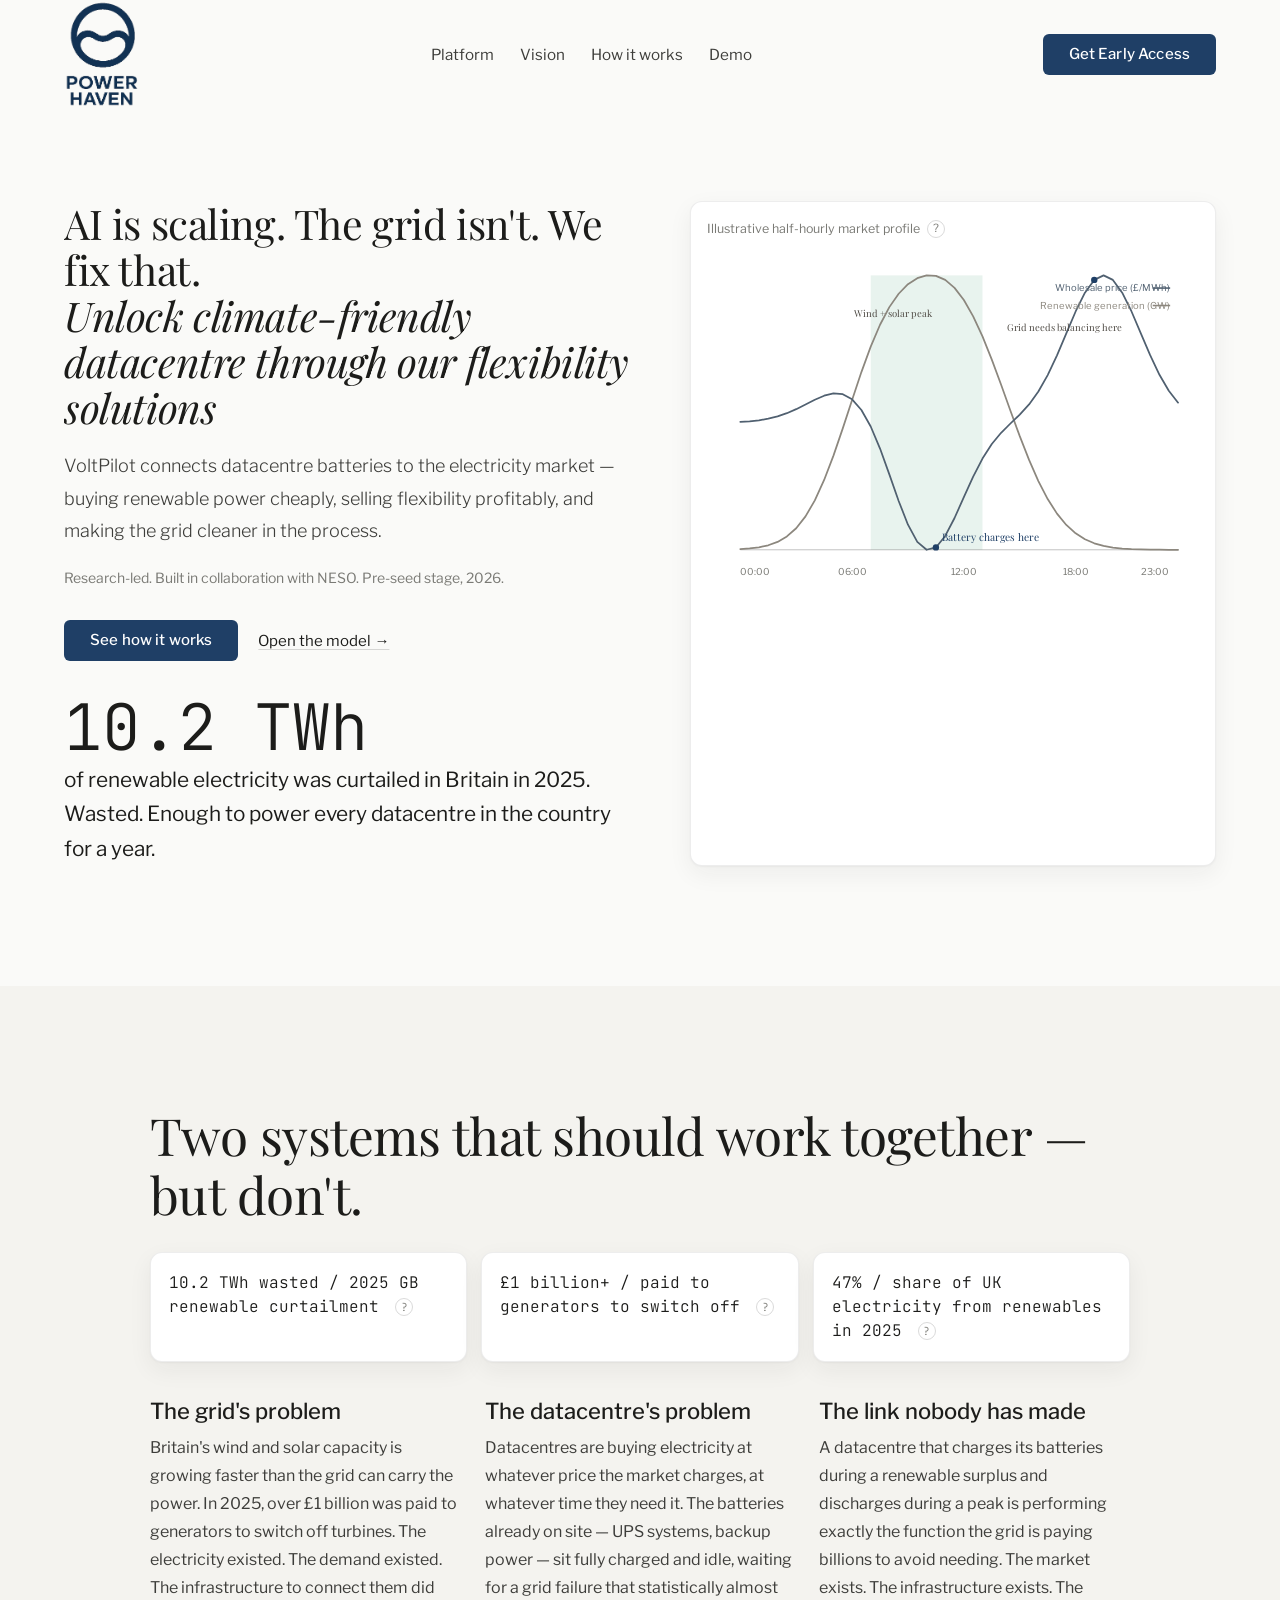
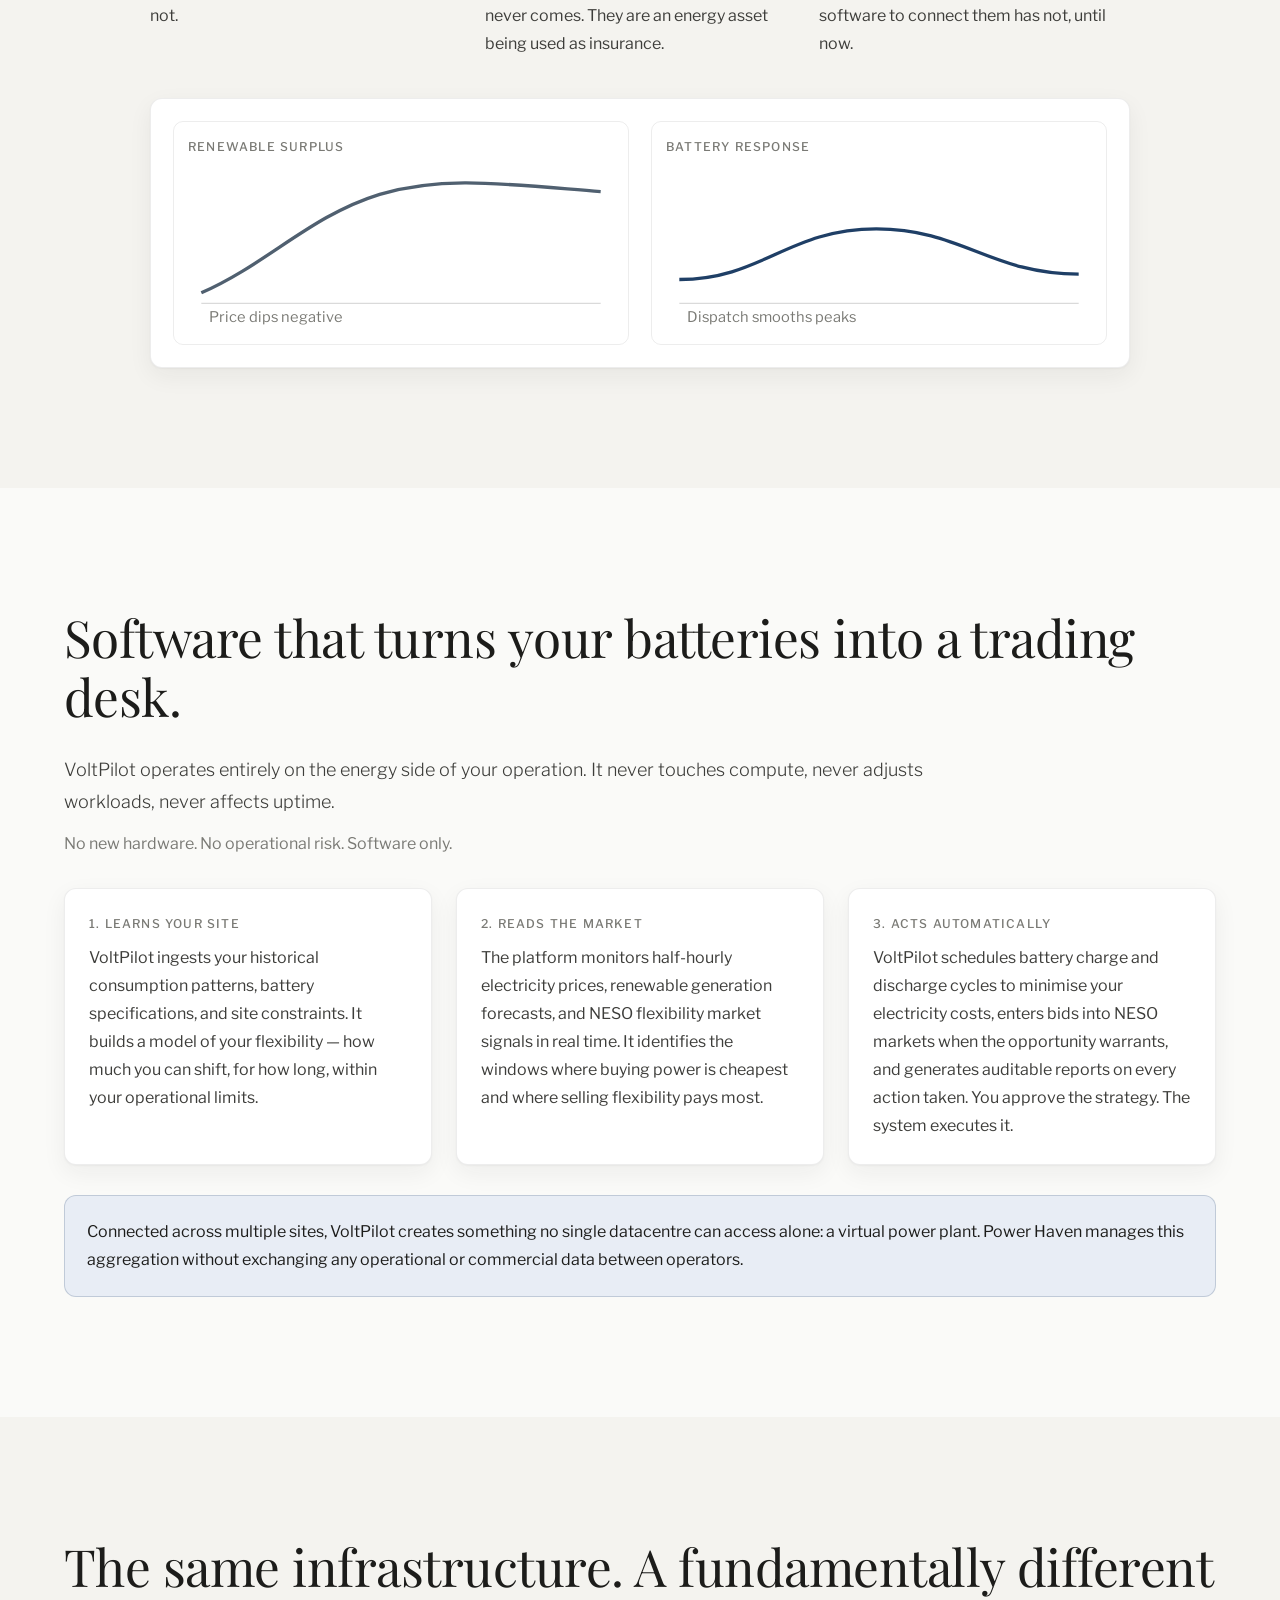
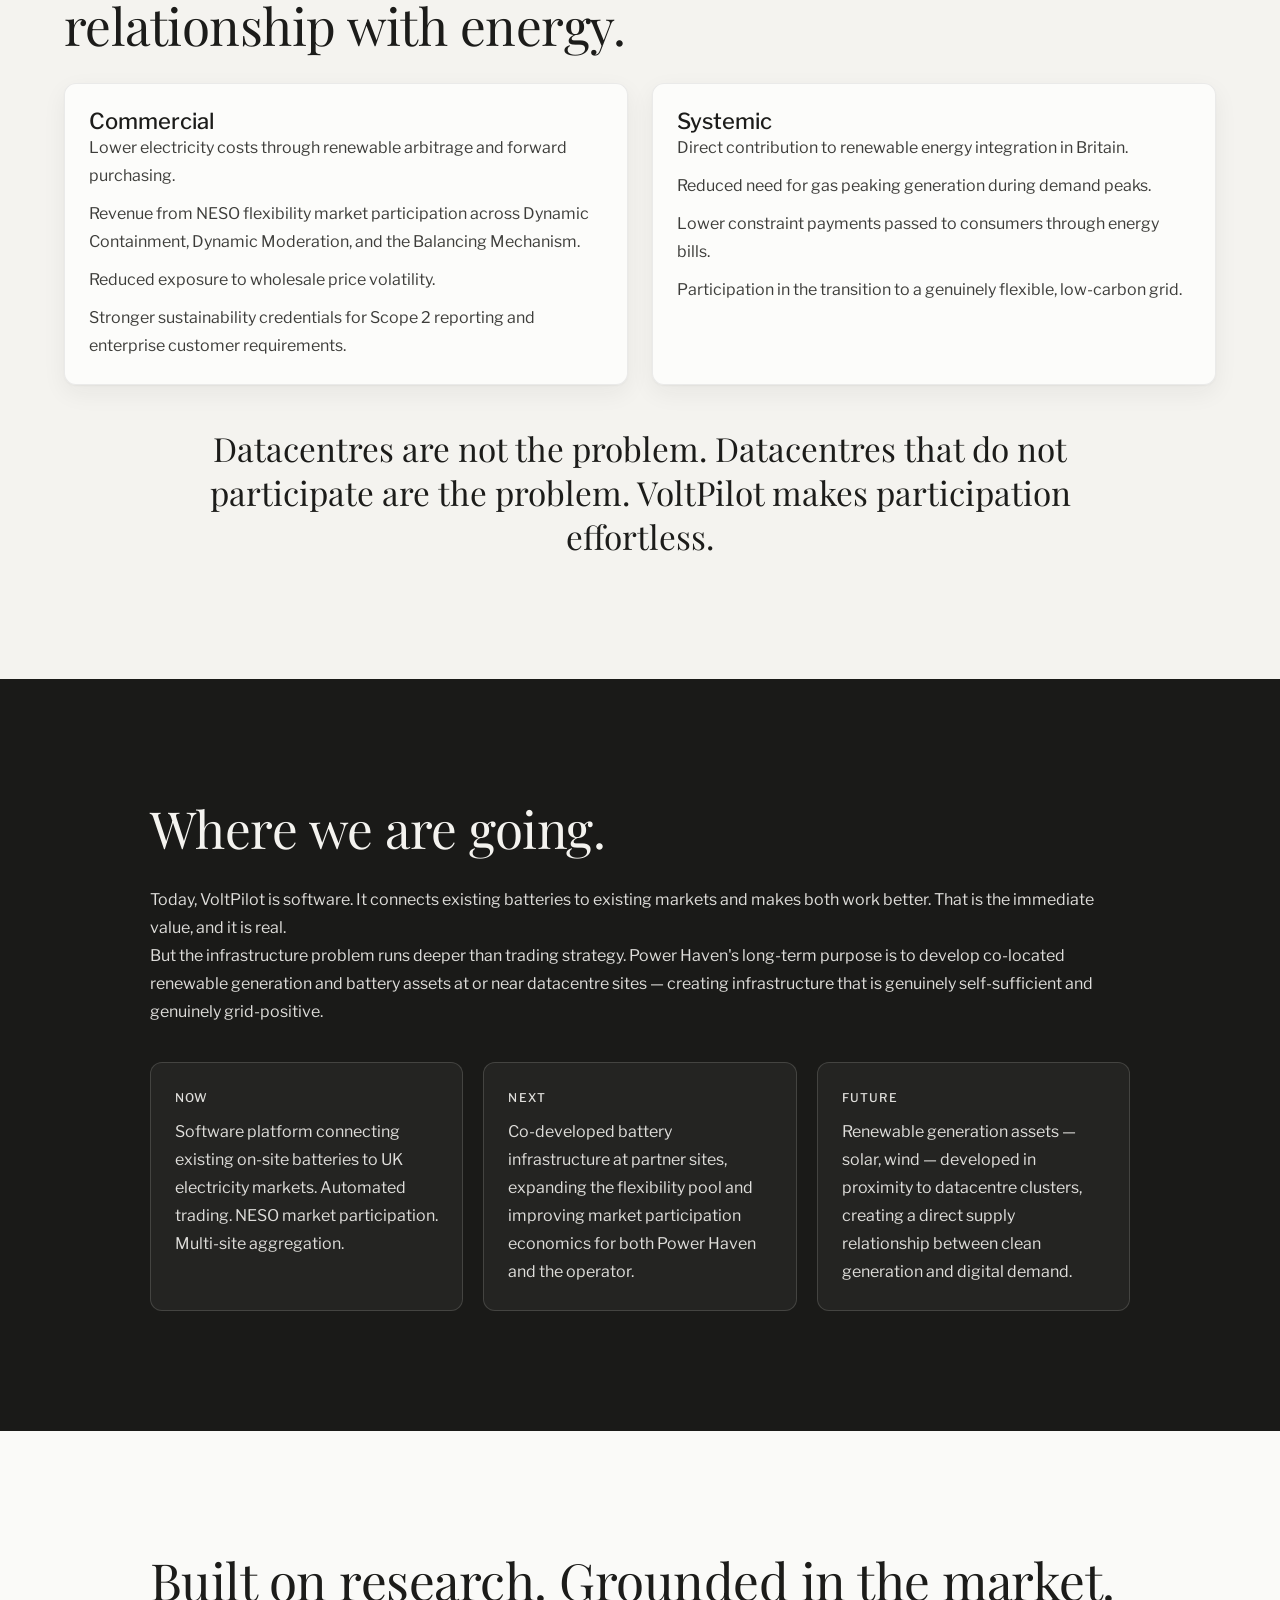
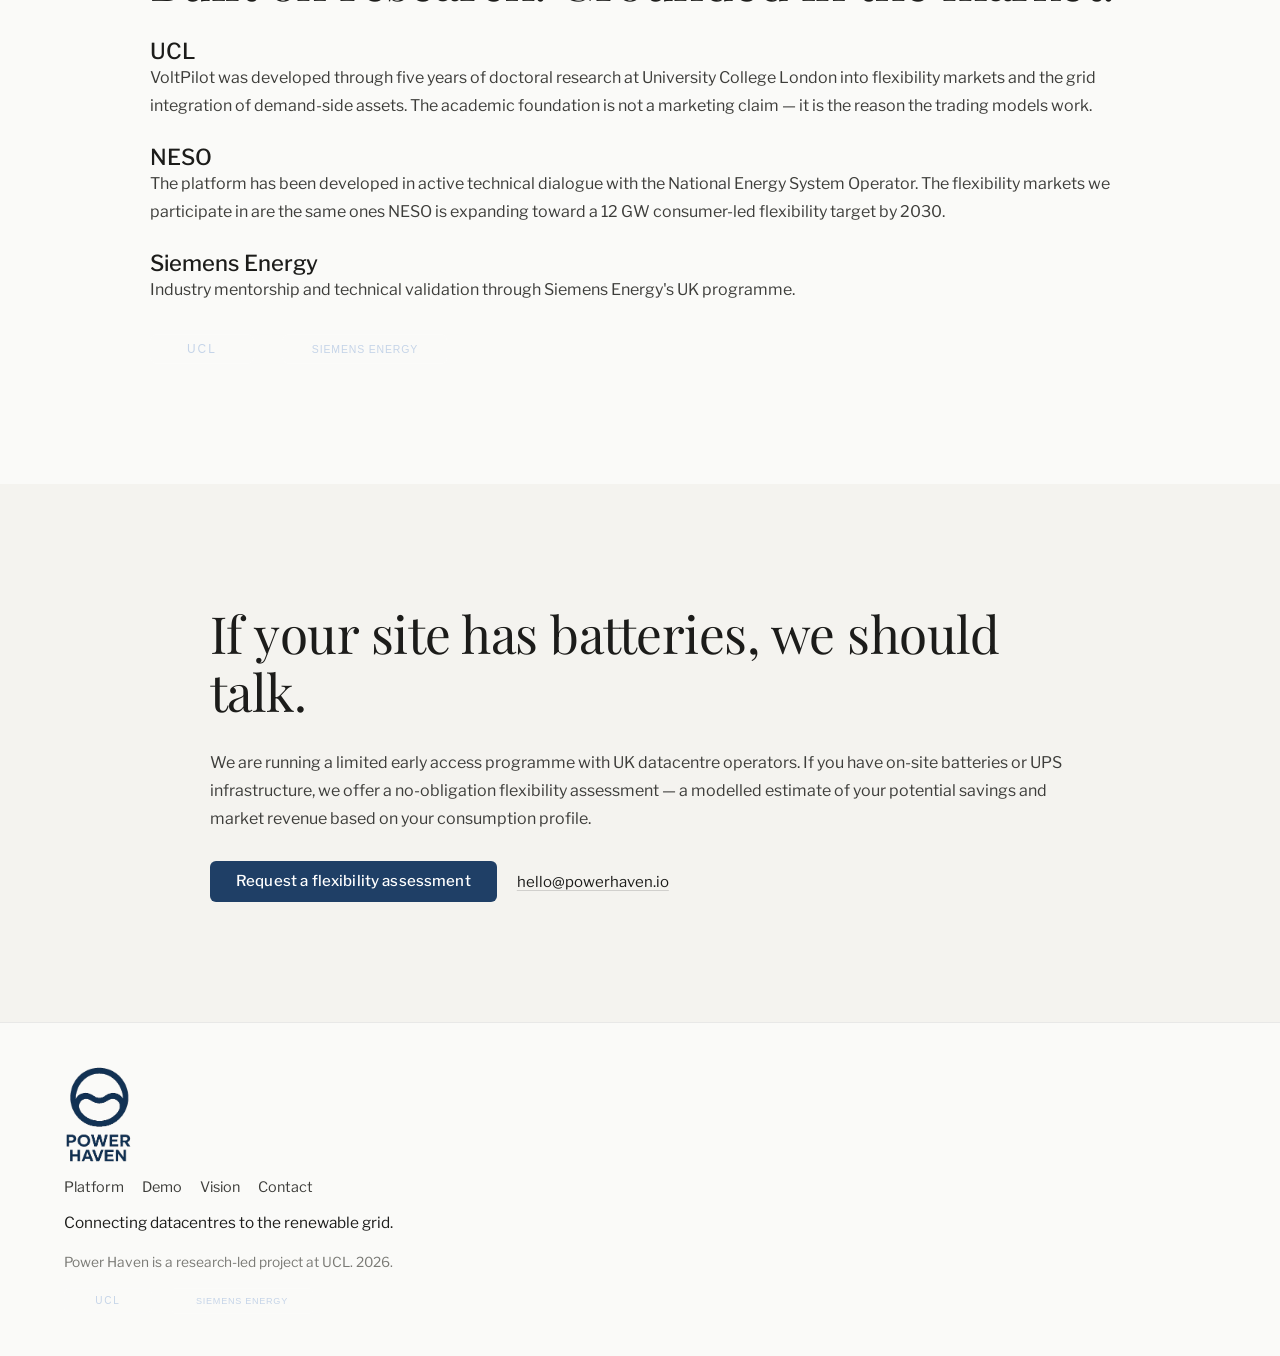
<file: index.html>
<!doctype html>
<html lang="en-GB">
  <head>
    <meta charset="UTF-8" />
    <meta name="viewport" content="width=device-width, initial-scale=1.0" />
    <meta
      name="description"
      content="Power Haven builds VoltPilot software that helps datacentres absorb renewable surplus power, trade flexibility, and support a cleaner UK grid."
    />
    <title>Power Haven | VoltPilot</title>
    <link rel="preconnect" href="https://fonts.googleapis.com" />
    <link rel="preconnect" href="https://fonts.gstatic.com" crossorigin />
    <link rel="stylesheet" href="css/tokens.css" />
    <link rel="stylesheet" href="css/base.css" />
    <link rel="stylesheet" href="css/layout.css" />
    <link rel="stylesheet" href="css/components.css" />
    <link rel="stylesheet" href="css/animations.css" />
  </head>
  <body>
    <header class="site-header" id="top">
      <div class="container nav-row">
        <a href="#top" class="brand" aria-label="Power Haven home">
          <img class="brand-logo" src="assets/powerhaven-logo-blue-final.png" alt="Power Haven" width="152" height="52" />
        </a>

        <button
          type="button"
          class="menu-toggle"
          aria-expanded="false"
          aria-controls="site-nav"
          data-menu-toggle
        >
          Menu
        </button>

        <nav id="site-nav" class="nav-links" aria-label="Primary navigation">
          <a href="#platform">Platform</a>
          <a href="#vision">Vision</a>
          <a href="#how-it-works">How it works</a>
          <a href="demo.html">Demo</a>
        </nav>

        <a href="#contact" class="btn-primary nav-cta">Get Early Access</a>
      </div>
    </header>

    <main>
      <section class="section hero" aria-labelledby="hero-title">
        <div class="container hero-grid">
          <div class="hero-copy" data-reveal>
            <h1 id="hero-title" class="hero-title">
              <span class="headline-line"><span class="headline-clip">AI is scaling. The grid isn't. We fix that.</span></span>
              <span class="headline-line headline-italic"><span class="headline-clip">Unlock climate-friendly datacentre through our flexibility solutions</span></span>
            </h1>
            <p class="hero-subhead">
              VoltPilot connects datacentre batteries to the electricity market — buying renewable power cheaply,
              selling flexibility profitably, and making the grid cleaner in the process.
            </p>
            <p class="hero-credential">Research-led. Built in collaboration with NESO. Pre-seed stage, 2026.</p>
            <div class="hero-actions">
              <a href="#how-it-works" class="btn-primary">See how it works</a>
              <a href="demo.html" class="btn-secondary">Open the model →</a>
            </div>
            <p class="hero-stat">
              <span>10.2 TWh</span> of renewable electricity was curtailed in Britain in 2025. Wasted. Enough to
              power every datacentre in the country for a year.
            </p>
          </div>

          <div class="hero-chart-wrap" data-reveal data-chart-reveal>
            <p class="chart-inline-note">
              Illustrative half-hourly market profile
              <span class="tooltip-wrap" tabindex="0">?
                <span class="tooltip-bubble">Chart is a modeled daily profile used to explain the dispatch logic, not a direct market feed screenshot.</span>
              </span>
            </p>
            <svg
              id="hero-market-chart"
              class="hero-chart"
              viewBox="0 0 620 430"
              role="img"
              aria-label="Half-hourly wholesale electricity price and renewable generation intensity over 24 hours with ideal battery charge and discharge windows"
            ></svg>
          </div>
        </div>
      </section>

      <section class="section section-alt" aria-labelledby="problem-title">
        <div class="container narrow">
          <h2 id="problem-title" class="section-title" data-reveal>Two systems that should work together — but don't.</h2>

          <div class="problem-stats" data-reveal data-stagger-group>
            <p>
              10.2 TWh wasted / 2025 GB renewable curtailment
              <span class="tooltip-wrap" tabindex="0">?
                <span class="tooltip-bubble">Defined as constrained renewable electricity that could not be delivered to demand.</span>
              </span>
            </p>
            <p>
              £1 billion+ / paid to generators to switch off
              <span class="tooltip-wrap" tabindex="0">?
                <span class="tooltip-bubble">Constraint payments are modeled as system balancing costs socialized through the market.</span>
              </span>
            </p>
            <p>
              47% / share of UK electricity from renewables in 2025
              <span class="tooltip-wrap" tabindex="0">?
                <span class="tooltip-bubble">Renewables share shown as annual percentage of total electricity generation mix.</span>
              </span>
            </p>
          </div>

          <div class="prose" data-reveal data-stagger-group>
            <article>
              <h3>The grid's problem</h3>
              <p>
                Britain's wind and solar capacity is growing faster than the grid can carry the power. In 2025, over
                £1 billion was paid to generators to switch off turbines. The electricity existed. The demand existed.
                The infrastructure to connect them did not.
              </p>
            </article>
            <article>
              <h3>The datacentre's problem</h3>
              <p>
                Datacentres are buying electricity at whatever price the market charges, at whatever time they need it.
                The batteries already on site — UPS systems, backup power — sit fully charged and idle, waiting for a
                grid failure that statistically almost never comes. They are an energy asset being used as insurance.
              </p>
            </article>
            <article>
              <h3>The link nobody has made</h3>
              <p>
                A datacentre that charges its batteries during a renewable surplus and discharges during a peak is
                performing exactly the function the grid is paying billions to avoid needing. The market exists. The
                infrastructure exists. The software to connect them has not, until now.
              </p>
            </article>
          </div>

          <div class="problem-diagram" data-reveal>
            <article>
              <p class="label">Renewable surplus</p>
              <svg viewBox="0 0 320 124" aria-hidden="true">
                <path d="M10 96 C60 74 92 38 144 22 C192 8 235 14 310 20" class="line line-one" />
                <line x1="10" y1="104" x2="310" y2="104" class="axis" />
                <text x="16" y="118">Price dips negative</text>
              </svg>
            </article>
            <article>
              <p class="label">Battery response</p>
              <svg viewBox="0 0 320 124" aria-hidden="true">
                <path d="M10 86 C72 86 92 48 158 48 C222 48 244 82 310 82" class="line line-two" />
                <line x1="10" y1="104" x2="310" y2="104" class="axis" />
                <text x="16" y="118">Dispatch smooths peaks</text>
              </svg>
            </article>
          </div>
        </div>
      </section>

      <section id="how-it-works" class="section" aria-labelledby="how-title">
        <div class="container">
          <h2 id="how-title" class="section-title" data-reveal>Software that turns your batteries into a trading desk.</h2>
          <p class="section-lead" data-reveal>
            VoltPilot operates entirely on the energy side of your operation. It never touches compute, never adjusts
            workloads, never affects uptime.
          </p>
          <p class="section-note" data-reveal>No new hardware. No operational risk. Software only.</p>

          <div class="three-col" data-reveal data-stagger-group>
            <article class="card">
              <p class="label">1. Learns your site</p>
              <p>
                VoltPilot ingests your historical consumption patterns, battery specifications, and site constraints. It
                builds a model of your flexibility — how much you can shift, for how long, within your operational
                limits.
              </p>
            </article>
            <article class="card">
              <p class="label">2. Reads the market</p>
              <p>
                The platform monitors half-hourly electricity prices, renewable generation forecasts, and NESO
                flexibility market signals in real time. It identifies the windows where buying power is cheapest and
                where selling flexibility pays most.
              </p>
            </article>
            <article class="card">
              <p class="label">3. Acts automatically</p>
              <p>
                VoltPilot schedules battery charge and discharge cycles to minimise your electricity costs, enters bids
                into NESO markets when the opportunity warrants, and generates auditable reports on every action taken.
                You approve the strategy. The system executes it.
              </p>
            </article>
          </div>

          <p class="network-note" data-reveal>
            Connected across multiple sites, VoltPilot creates something no single datacentre can access alone: a
            virtual power plant. Power Haven manages this aggregation without exchanging any operational or commercial
            data between operators.
          </p>
        </div>
      </section>

      <section id="platform" class="section section-alt" aria-labelledby="gain-title">
        <div class="container">
          <h2 id="gain-title" class="section-title" data-reveal>
            The same infrastructure. A fundamentally different relationship with energy.
          </h2>

          <div class="two-col" data-reveal data-stagger-group>
            <article class="card tone-light">
              <h3>Commercial</h3>
              <p>Lower electricity costs through renewable arbitrage and forward purchasing.</p>
              <p>Revenue from NESO flexibility market participation across Dynamic Containment, Dynamic Moderation, and the Balancing Mechanism.</p>
              <p>Reduced exposure to wholesale price volatility.</p>
              <p>Stronger sustainability credentials for Scope 2 reporting and enterprise customer requirements.</p>
            </article>
            <article class="card tone-light">
              <h3>Systemic</h3>
              <p>Direct contribution to renewable energy integration in Britain.</p>
              <p>Reduced need for gas peaking generation during demand peaks.</p>
              <p>Lower constraint payments passed to consumers through energy bills.</p>
              <p>Participation in the transition to a genuinely flexible, low-carbon grid.</p>
            </article>
          </div>

          <p class="mission-line" data-reveal>
            Datacentres are not the problem. Datacentres that do not participate are the problem. VoltPilot makes
            participation effortless.
          </p>
        </div>
      </section>

      <section id="vision" class="section section-dark" aria-labelledby="vision-title">
        <div class="container narrow">
          <h2 id="vision-title" class="section-title" data-reveal>Where we are going.</h2>
          <p data-reveal>
            Today, VoltPilot is software. It connects existing batteries to existing markets and makes both work
            better. That is the immediate value, and it is real.
          </p>
          <p data-reveal>
            But the infrastructure problem runs deeper than trading strategy. Power Haven's long-term purpose is to
            develop co-located renewable generation and battery assets at or near datacentre sites — creating
            infrastructure that is genuinely self-sufficient and genuinely grid-positive.
          </p>

          <div class="milestones" data-reveal data-stagger-group>
            <article class="card dark-card">
              <p class="label">Now</p>
              <p>
                Software platform connecting existing on-site batteries to UK electricity markets. Automated trading.
                NESO market participation. Multi-site aggregation.
              </p>
            </article>
            <article class="card dark-card">
              <p class="label">Next</p>
              <p>
                Co-developed battery infrastructure at partner sites, expanding the flexibility pool and improving
                market participation economics for both Power Haven and the operator.
              </p>
            </article>
            <article class="card dark-card">
              <p class="label">Future</p>
              <p>
                Renewable generation assets — solar, wind — developed in proximity to datacentre clusters, creating a
                direct supply relationship between clean generation and digital demand.
              </p>
            </article>
          </div>
        </div>
      </section>

      <section class="section" aria-labelledby="credentials-title">
        <div class="container narrow">
          <h2 id="credentials-title" class="section-title" data-reveal>Built on research. Grounded in the market.</h2>

          <div class="credentials" data-reveal data-stagger-group>
            <article>
              <h3>UCL</h3>
              <p>
                VoltPilot was developed through five years of doctoral research at University College London into
                flexibility markets and the grid integration of demand-side assets. The academic foundation is not a
                marketing claim — it is the reason the trading models work.
              </p>
            </article>
            <article>
              <h3>NESO</h3>
              <p>
                The platform has been developed in active technical dialogue with the National Energy System Operator.
                The flexibility markets we participate in are the same ones NESO is expanding toward a 12 GW
                consumer-led flexibility target by 2030.
              </p>
            </article>
            <article>
              <h3>Siemens Energy</h3>
              <p>Industry mentorship and technical validation through Siemens Energy's UK programme.</p>
            </article>
          </div>

          <div class="logo-row" data-reveal aria-label="Affiliations">
            <img src="assets/ucl-logo.svg" alt="UCL" width="104" height="30" loading="lazy" />
            <img src="assets/siemens-energy-logo.svg" alt="Siemens Energy" width="170" height="30" loading="lazy" />
          </div>
        </div>
      </section>

      <section id="contact" class="section section-alt" aria-labelledby="contact-title">
        <div class="container narrow contact">
          <h2 id="contact-title" class="section-title" data-reveal>If your site has batteries, we should talk.</h2>
          <p data-reveal>
            We are running a limited early access programme with UK datacentre operators. If you have on-site
            batteries or UPS infrastructure, we offer a no-obligation flexibility assessment — a modelled estimate of
            your potential savings and market revenue based on your consumption profile.
          </p>
          <div class="contact-actions" data-reveal>
            <a href="mailto:hello@powerhaven.io?subject=Flexibility%20Assessment" class="btn-primary">
              Request a flexibility assessment
            </a>
            <a href="mailto:hello@powerhaven.io" class="btn-secondary">hello@powerhaven.io</a>
          </div>
        </div>
      </section>
    </main>

    <footer class="site-footer">
      <div class="container footer-grid">
        <a href="#top" class="brand" aria-label="Power Haven home">
          <img class="brand-logo" src="assets/powerhaven-logo-blue-final.png" alt="Power Haven" width="138" height="48" />
        </a>
        <nav class="footer-nav" aria-label="Footer links">
          <a href="#platform">Platform</a>
          <a href="demo.html">Demo</a>
          <a href="#vision">Vision</a>
          <a href="#contact">Contact</a>
        </nav>
        <p class="footer-mission">Connecting datacentres to the renewable grid.</p>
        <p class="footer-legal">Power Haven is a research-led project at UCL. 2026.</p>
        <div class="footer-affiliations" aria-label="Affiliations">
          <img src="assets/ucl-logo.svg" alt="UCL" width="88" height="26" loading="lazy" />
          <img src="assets/siemens-energy-logo.svg" alt="Siemens Energy" width="144" height="26" loading="lazy" />
        </div>
      </div>
    </footer>

    <script src="js/chart.js" defer></script>
    <script src="js/scroll.js" defer></script>
  </body>
</html>
</file>
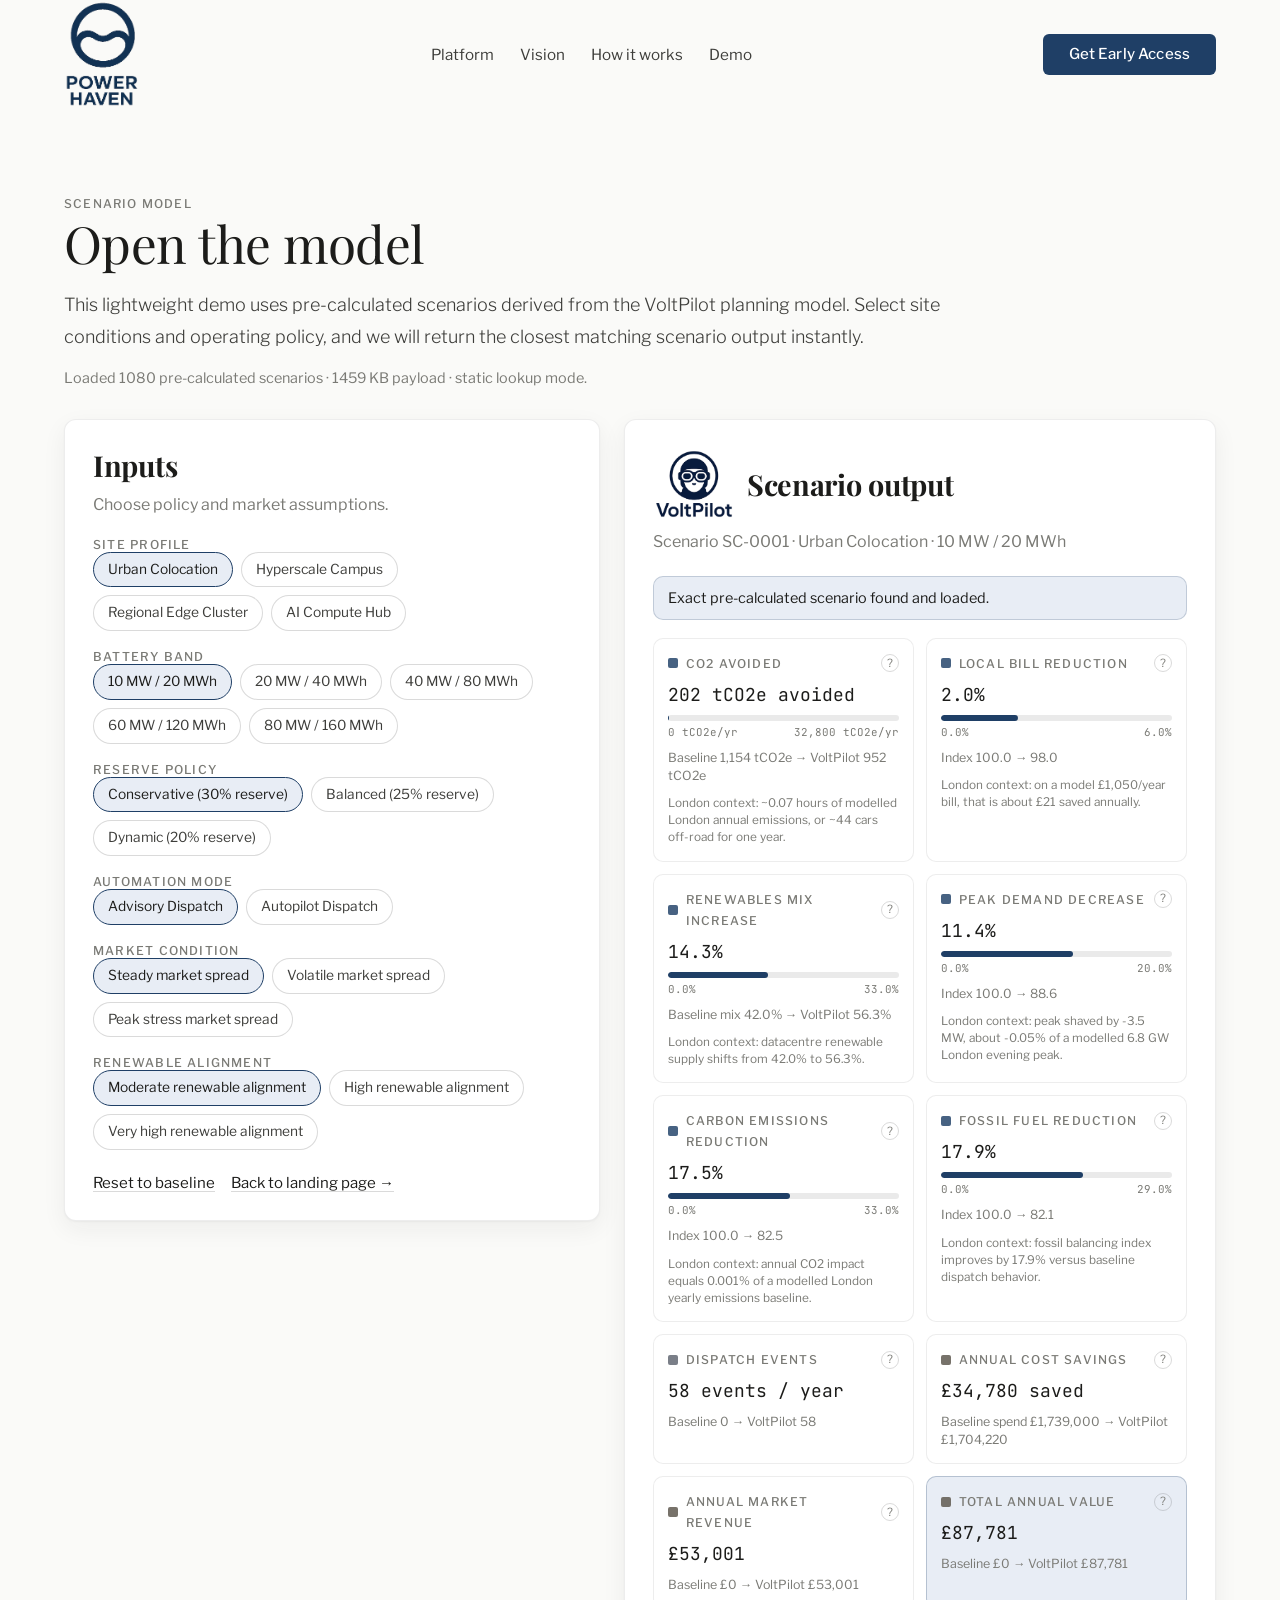
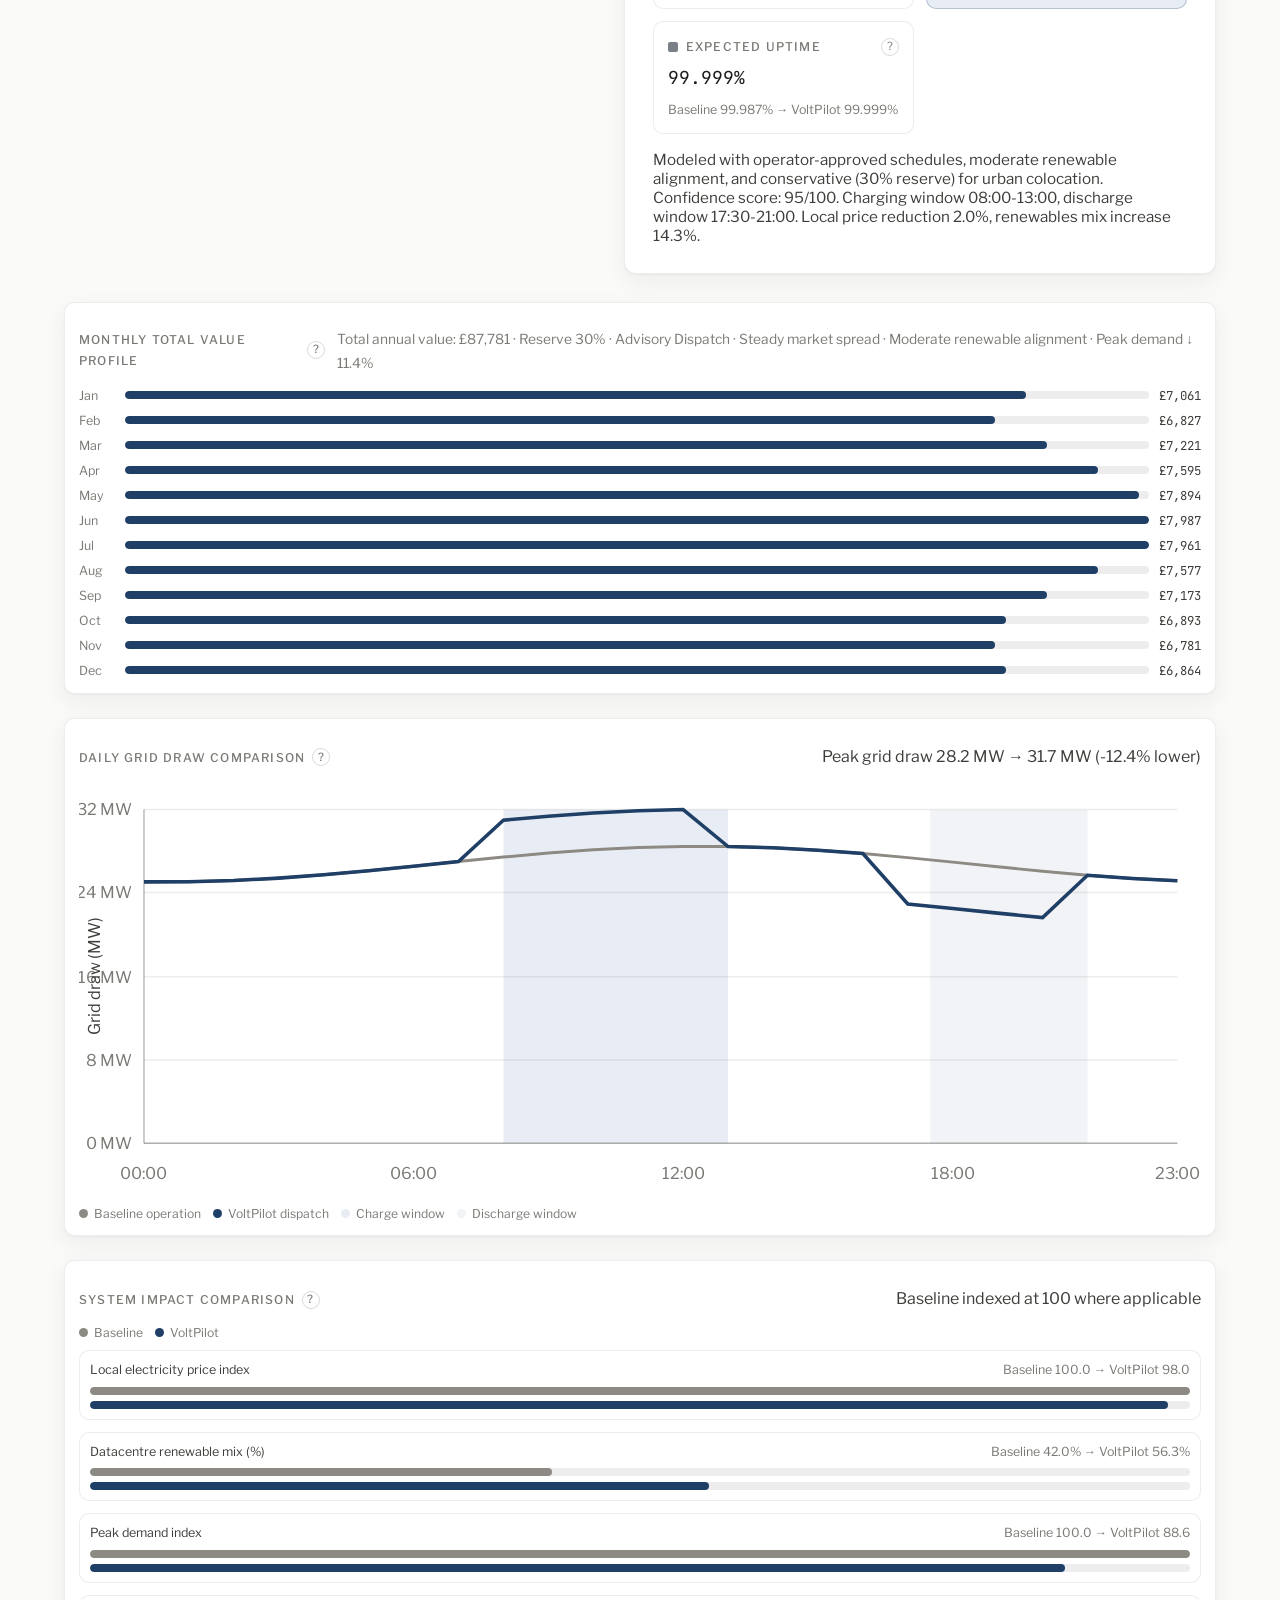
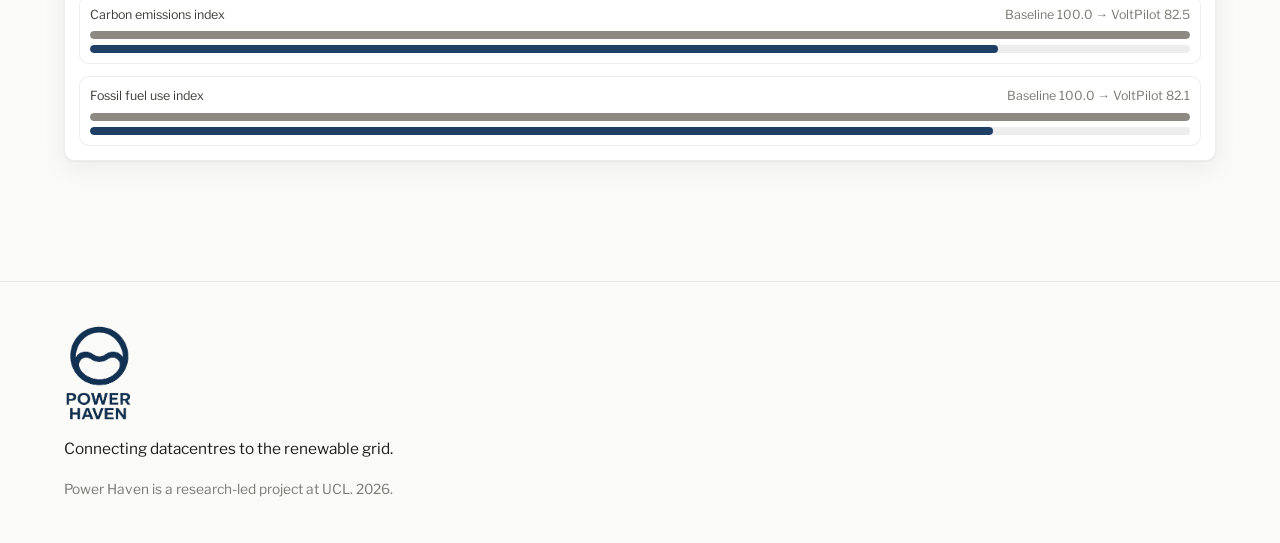
<file: demo.html>
<!doctype html>
<html lang="en-GB">
  <head>
    <meta charset="UTF-8" />
    <meta name="viewport" content="width=device-width, initial-scale=1.0" />
    <meta name="description" content="Power Haven VoltPilot scenario model workspace." />
    <title>Power Haven | Open the model</title>
    <link rel="preconnect" href="https://fonts.googleapis.com" />
    <link rel="preconnect" href="https://fonts.gstatic.com" crossorigin />
    <link rel="stylesheet" href="css/tokens.css" />
    <link rel="stylesheet" href="css/base.css" />
    <link rel="stylesheet" href="css/layout.css" />
    <link rel="stylesheet" href="css/components.css" />
    <link rel="stylesheet" href="css/animations.css" />
  </head>
  <body>
    <header class="site-header" id="top">
      <div class="container nav-row">
        <a href="index.html" class="brand" aria-label="Power Haven home">
          <img class="brand-logo" src="assets/powerhaven-logo-blue-final.png" alt="Power Haven" width="152" height="52" />
        </a>
        <button type="button" class="menu-toggle" aria-expanded="false" aria-controls="site-nav" data-menu-toggle>
          Menu
        </button>
        <nav id="site-nav" class="nav-links" aria-label="Primary navigation">
          <a href="index.html#platform">Platform</a>
          <a href="index.html#vision">Vision</a>
          <a href="index.html#how-it-works">How it works</a>
          <a href="demo.html">Demo</a>
        </nav>
        <a href="index.html#contact" class="btn-primary nav-cta">Get Early Access</a>
      </div>
    </header>

    <main>
      <section class="section demo-section">
        <div class="container demo-shell">
          <div class="demo-heading" data-reveal>
            <p class="label">Scenario Model</p>
            <h1 class="section-title">Open the model</h1>
            <p class="section-lead">
              This lightweight demo uses pre-calculated scenarios derived from the VoltPilot planning model. Select
              site conditions and operating policy, and we will return the closest matching scenario output instantly.
            </p>
            <p class="demo-meta" id="dataset-meta">Loading scenario dataset…</p>
          </div>

          <div class="demo-grid">
            <article class="card demo-controls" data-reveal>
              <div class="demo-card-head">
                <h2>Inputs</h2>
                <p>Choose policy and market assumptions.</p>
              </div>
              <form id="scenario-form" class="scenario-form" aria-label="Scenario controls"></form>
              <div class="demo-actions">
                <button id="reset-scenario" type="button" class="btn-secondary">Reset to baseline</button>
                <a class="btn-secondary" href="index.html">Back to landing page →</a>
              </div>
            </article>

            <article class="card demo-results" data-reveal>
              <div class="demo-card-head">
                <div class="product-headline">
                  <img class="voltpilot-logo" src="assets/voltpilot-logo-top-left-final.png" alt="VoltPilot" width="96" height="85" />
                  <h2>Scenario output</h2>
                </div>
                <p id="scenario-label">Awaiting selection.</p>
              </div>

              <div class="scenario-status" id="scenario-status" role="status" aria-live="polite"></div>

              <div class="result-grid" id="result-grid">
                <div class="result-tile">
                  <div class="metric-head">
                    <span class="metric-badge metric-badge-env" aria-hidden="true"></span>
                    <p class="label">CO2 avoided</p>
                    <span class="tooltip-wrap" tabindex="0">?
                      <span class="tooltip-bubble">CO2 avoided (tCO2e/yr) = baseline annual emissions x carbon reduction %.</span>
                    </span>
                  </div>
                  <p class="result-value" id="result-co2">—</p>
                  <div class="metric-meter"><span id="meter-co2"></span></div>
                  <p class="meter-axis"><span id="meter-co2-min">—</span><span id="meter-co2-max">—</span></p>
                  <p class="result-compare" id="result-co2-compare">—</p>
                  <p class="result-context" id="result-co2-context">—</p>
                </div>

                <div class="result-tile">
                  <div class="metric-head">
                    <span class="metric-badge metric-badge-env" aria-hidden="true"></span>
                    <p class="label">Local bill reduction</p>
                    <span class="tooltip-wrap" tabindex="0">?
                      <span class="tooltip-bubble">Local bill reduction (%) is modeled from peak-price suppression and flexibility participation.</span>
                    </span>
                  </div>
                  <p class="result-value" id="result-local-price">—</p>
                  <div class="metric-meter"><span id="meter-local-price"></span></div>
                  <p class="meter-axis"><span id="meter-local-price-min">—</span><span id="meter-local-price-max">—</span></p>
                  <p class="result-compare" id="result-local-price-compare">—</p>
                  <p class="result-context" id="result-local-price-context">—</p>
                </div>

                <div class="result-tile">
                  <div class="metric-head">
                    <span class="metric-badge metric-badge-env" aria-hidden="true"></span>
                    <p class="label">Renewables mix increase</p>
                    <span class="tooltip-wrap" tabindex="0">?
                      <span class="tooltip-bubble">Renewables mix increase (%) = additional renewable-matched charging windows versus baseline dispatch.</span>
                    </span>
                  </div>
                  <p class="result-value" id="result-renewables-mix">—</p>
                  <div class="metric-meter"><span id="meter-renewables-mix"></span></div>
                  <p class="meter-axis"><span id="meter-renewables-mix-min">—</span><span id="meter-renewables-mix-max">—</span></p>
                  <p class="result-compare" id="result-renewables-mix-compare">—</p>
                  <p class="result-context" id="result-renewables-mix-context">—</p>
                </div>

                <div class="result-tile">
                  <div class="metric-head">
                    <span class="metric-badge metric-badge-env" aria-hidden="true"></span>
                    <p class="label">Peak demand decrease</p>
                    <span class="tooltip-wrap" tabindex="0">?
                      <span class="tooltip-bubble">Peak demand decrease (%) = (baseline peak MW - VoltPilot peak MW) / baseline peak MW.</span>
                    </span>
                  </div>
                  <p class="result-value" id="result-peak">—</p>
                  <div class="metric-meter"><span id="meter-peak"></span></div>
                  <p class="meter-axis"><span id="meter-peak-min">—</span><span id="meter-peak-max">—</span></p>
                  <p class="result-compare" id="result-peak-compare">—</p>
                  <p class="result-context" id="result-peak-context">—</p>
                </div>

                <div class="result-tile">
                  <div class="metric-head">
                    <span class="metric-badge metric-badge-env" aria-hidden="true"></span>
                    <p class="label">Carbon emissions reduction</p>
                    <span class="tooltip-wrap" tabindex="0">?
                      <span class="tooltip-bubble">Carbon emissions reduction (%) compares baseline operating emissions to VoltPilot-optimized emissions.</span>
                    </span>
                  </div>
                  <p class="result-value" id="result-carbon-pct">—</p>
                  <div class="metric-meter"><span id="meter-carbon-pct"></span></div>
                  <p class="meter-axis"><span id="meter-carbon-pct-min">—</span><span id="meter-carbon-pct-max">—</span></p>
                  <p class="result-compare" id="result-carbon-pct-compare">—</p>
                  <p class="result-context" id="result-carbon-pct-context">—</p>
                </div>

                <div class="result-tile">
                  <div class="metric-head">
                    <span class="metric-badge metric-badge-env" aria-hidden="true"></span>
                    <p class="label">Fossil fuel reduction</p>
                    <span class="tooltip-wrap" tabindex="0">?
                      <span class="tooltip-bubble">Fossil fuel reduction (%) tracks reduced gas/thermal generation reliance during peak balancing periods.</span>
                    </span>
                  </div>
                  <p class="result-value" id="result-fossil">—</p>
                  <div class="metric-meter"><span id="meter-fossil"></span></div>
                  <p class="meter-axis"><span id="meter-fossil-min">—</span><span id="meter-fossil-max">—</span></p>
                  <p class="result-compare" id="result-fossil-compare">—</p>
                  <p class="result-context" id="result-fossil-context">—</p>
                </div>

                <div class="result-tile">
                  <div class="metric-head">
                    <span class="metric-badge metric-badge-ops" aria-hidden="true"></span>
                    <p class="label">Dispatch events</p>
                    <span class="tooltip-wrap" tabindex="0">?
                      <span class="tooltip-bubble">Dispatch events/year are qualified market actions meeting reserve and fail-safe constraints.</span>
                    </span>
                  </div>
                  <p class="result-value" id="result-dispatch">—</p>
                  <p class="result-compare" id="result-dispatch-compare">—</p>
                </div>

                <div class="result-tile">
                  <div class="metric-head">
                    <span class="metric-badge metric-badge-econ" aria-hidden="true"></span>
                    <p class="label">Annual cost savings</p>
                    <span class="tooltip-wrap" tabindex="0">?
                      <span class="tooltip-bubble">Cost savings (£/yr) = baseline energy spend - VoltPilot optimized energy spend.</span>
                    </span>
                  </div>
                  <p class="result-value" id="result-cost">—</p>
                  <p class="result-compare" id="result-cost-compare">—</p>
                </div>

                <div class="result-tile">
                  <div class="metric-head">
                    <span class="metric-badge metric-badge-econ" aria-hidden="true"></span>
                    <p class="label">Annual market revenue</p>
                    <span class="tooltip-wrap" tabindex="0">?
                      <span class="tooltip-bubble">Market revenue (£/yr) is modeled from qualifying NESO flexibility service participation windows.</span>
                    </span>
                  </div>
                  <p class="result-value" id="result-revenue">—</p>
                  <p class="result-compare" id="result-revenue-compare">—</p>
                </div>

                <div class="result-tile result-tile-accent">
                  <div class="metric-head">
                    <span class="metric-badge metric-badge-econ" aria-hidden="true"></span>
                    <p class="label">Total annual value</p>
                    <span class="tooltip-wrap" tabindex="0">?
                      <span class="tooltip-bubble">Total annual value (£/yr) = annual cost savings + annual market revenue.</span>
                    </span>
                  </div>
                  <p class="result-value" id="result-total">—</p>
                  <p class="result-compare" id="result-total-compare">—</p>
                </div>

                <div class="result-tile">
                  <div class="metric-head">
                    <span class="metric-badge metric-badge-ops" aria-hidden="true"></span>
                    <p class="label">Expected uptime</p>
                    <span class="tooltip-wrap" tabindex="0">?
                      <span class="tooltip-bubble">Expected uptime (%) reflects reserve policy constraints and fail-safe dispatch guardrails.</span>
                    </span>
                  </div>
                  <p class="result-value" id="result-uptime">—</p>
                  <p class="result-compare" id="result-uptime-compare">—</p>
                </div>
              </div>

              <div class="scenario-summary" id="scenario-summary">Select inputs to view scenario summary.</div>
            </article>
          </div>

          <div class="demo-charts" data-reveal>
            <article class="card chart-block demo-chart-card">
              <div class="chart-head">
                <p class="label">Monthly total value profile
                  <span class="tooltip-wrap" tabindex="0">?
                    <span class="tooltip-bubble">Monthly bars are prorated from annual value using seasonal weighting and scenario-specific spread assumptions.</span>
                  </span>
                </p>
                <p id="chart-total">—</p>
              </div>
              <div id="monthly-chart" class="monthly-chart" aria-label="Monthly scenario value bars"></div>
            </article>

            <article class="card chart-block demo-chart-card">
              <div class="chart-head">
                <p class="label">Daily grid draw comparison
                  <span class="tooltip-wrap" tabindex="0">?
                    <span class="tooltip-bubble">Line chart compares modeled baseline MW draw versus VoltPilot charge/discharge scheduling across 24h.</span>
                  </span>
                </p>
                <p id="chart-daily-caption">—</p>
              </div>
              <div id="daily-comparison-chart" class="comparison-chart" aria-label="Daily baseline versus VoltPilot grid draw"></div>
            </article>

            <article class="card chart-block demo-chart-card">
              <div class="chart-head">
                <p class="label">System impact comparison
                  <span class="tooltip-wrap" tabindex="0">?
                    <span class="tooltip-bubble">Bars compare baseline and VoltPilot outcomes for price, renewables mix, peak demand, carbon, and fossil indices.</span>
                  </span>
                </p>
                <p id="chart-impact-caption">Baseline vs VoltPilot</p>
              </div>
              <div id="impact-comparison-chart" class="impact-chart" aria-label="System impact baseline versus VoltPilot"></div>
            </article>
          </div>
        </div>
      </section>
    </main>

    <footer class="site-footer">
      <div class="container footer-grid">
        <a href="index.html" class="brand" aria-label="Power Haven home">
          <img class="brand-logo" src="assets/powerhaven-logo-blue-final.png" alt="Power Haven" width="138" height="48" />
        </a>
        <p class="footer-mission">Connecting datacentres to the renewable grid.</p>
        <p class="footer-legal">Power Haven is a research-led project at UCL. 2026.</p>
      </div>
    </footer>

    <script src="js/scroll.js" defer></script>
    <script src="js/demo-model.js" defer></script>
  </body>
</html>
</file>
<file: css/tokens.css>
:root {
  --bg-page: #fafaf8;
  --bg-section: #f4f3ef;
  --bg-card: #ffffff;
  --bg-dark: #1a1a18;

  --text-primary: #1c1c1a;
  --text-body: #3d3d3a;
  --text-muted: #7a7a75;
  --text-inverse: #f4f3ef;

  --accent: #1f3f66;
  --accent-light: #e8edf5;

  --border: rgba(28, 28, 26, 0.08);
  --border-strong: rgba(28, 28, 26, 0.16);
  --shadow-card: 0 1px 2px rgba(28, 28, 26, 0.04), 0 8px 24px rgba(28, 28, 26, 0.06);

  --line-price: #506070;
  --line-renewable: #8c877e;
}
</file>
<file: css/base.css>
@import url('https://fonts.googleapis.com/css2?family=Playfair+Display:ital,wght@0,400;0,500;1,400&family=Libre+Franklin:wght@300;400;500&family=JetBrains+Mono:wght@300;400&display=swap');

:root {
  --font-display: 'Playfair Display', Georgia, serif;
  --font-body: 'Libre Franklin', 'Helvetica Neue', sans-serif;
  --font-mono: 'JetBrains Mono', monospace;
}

* {
  box-sizing: border-box;
}

html {
  scroll-behavior: smooth;
}

body {
  margin: 0;
  font-family: var(--font-body);
  font-weight: 400;
  color: var(--text-body);
  background: var(--bg-page);
  text-rendering: optimizeLegibility;
  -webkit-font-smoothing: antialiased;
}

img,
svg {
  display: block;
  max-width: 100%;
}

a {
  color: inherit;
  text-decoration: none;
}

h1,
h2,
h3,
p {
  margin: 0;
}

h1,
h2 {
  font-family: var(--font-display);
  color: var(--text-primary);
  letter-spacing: -0.01em;
}

h3 {
  font-family: var(--font-body);
  font-size: 1.375rem;
  font-weight: 500;
  color: var(--text-primary);
}

p {
  font-size: 1rem;
  line-height: 1.75;
}

.section-title {
  font-size: clamp(2rem, 4vw, 3.25rem);
  font-weight: 400;
  line-height: 1.15;
  margin-bottom: 28px;
}

.label {
  font-size: 0.75rem;
  letter-spacing: 0.1em;
  text-transform: uppercase;
  color: var(--text-muted);
  font-weight: 500;
}
</file>
<file: css/layout.css>
.container {
  width: min(1200px, calc(100% - 10vw));
  margin: 0 auto;
}

.narrow {
  width: min(980px, 100%);
}

.section {
  padding: 120px 0;
}

.section-alt {
  background: var(--bg-section);
}

.section-dark {
  background: var(--bg-dark);
  color: var(--text-inverse);
}

.section-dark .section-title,
.section-dark h3 {
  color: var(--text-inverse);
}

.section-dark p,
.section-dark .label {
  color: rgba(244, 243, 239, 0.9);
}

.hero {
  padding-top: 92px;
  min-height: 80vh;
  display: flex;
  align-items: center;
}

.hero-grid {
  display: grid;
  grid-template-columns: 1.1fr 1fr;
  gap: 48px;
  align-items: start;
}

.prose {
  display: grid;
  grid-template-columns: repeat(3, minmax(0, 1fr));
  gap: 24px;
  margin-bottom: 40px;
}

.three-col {
  display: grid;
  grid-template-columns: repeat(3, minmax(0, 1fr));
  gap: 24px;
}

.two-col {
  display: grid;
  grid-template-columns: repeat(2, minmax(0, 1fr));
  gap: 24px;
}

.milestones {
  display: grid;
  grid-template-columns: repeat(3, minmax(0, 1fr));
  gap: 20px;
  margin-top: 36px;
}

.credentials {
  display: grid;
  gap: 24px;
}

.contact {
  max-width: 860px;
}

@media (max-width: 1024px) {
  .container {
    width: min(1200px, calc(100% - 12%));
  }

  .section {
    padding: 80px 0;
  }

  .hero {
    min-height: auto;
  }

  .hero-grid,
  .prose,
  .three-col,
  .two-col,
  .milestones {
    grid-template-columns: 1fr;
  }
}

@media (max-width: 640px) {
  .container {
    width: calc(100% - 40px);
  }

  .section {
    padding: 64px 0;
  }
}
</file>
<file: css/components.css>
.site-header {
  position: sticky;
  top: 0;
  z-index: 20;
  background: var(--bg-page);
  border-bottom: 1px solid transparent;
}

.site-header.is-scrolled {
  border-bottom-color: var(--border);
}

.nav-row {
  display: flex;
  align-items: center;
  justify-content: space-between;
  gap: 24px;
  min-height: 78px;
}

.brand {
  display: inline-flex;
  align-items: center;
  gap: 0;
}

.brand-logo {
  width: 76px;
  height: auto;
  display: block;
}

.nav-links {
  display: flex;
  align-items: center;
  gap: 26px;
  color: var(--text-body);
  font-size: 0.95rem;
}

.nav-links a {
  position: relative;
}

.nav-links a::after {
  content: '';
  position: absolute;
  left: 0;
  bottom: -5px;
  width: 100%;
  height: 1px;
  background: var(--text-primary);
  transform: scaleX(0);
  transform-origin: left;
  transition: transform 0.2s ease;
}

.nav-links a:hover::after {
  transform: scaleX(1);
}

.menu-toggle {
  display: none;
  border: 1px solid var(--border-strong);
  background: transparent;
  color: var(--text-primary);
  font-family: var(--font-body);
  font-size: 0.875rem;
  padding: 9px 12px;
  border-radius: 6px;
}

.btn-primary {
  background: var(--accent);
  color: #ffffff;
  font-family: var(--font-body);
  font-weight: 500;
  font-size: 0.9375rem;
  line-height: 1;
  display: inline-flex;
  align-items: center;
  justify-content: center;
  gap: 8px;
  padding: 13px 26px;
  border-radius: 6px;
  border: none;
  letter-spacing: 0.01em;
  transition: background 0.2s ease, box-shadow 0.2s ease;
}

.btn-primary:hover {
  background: #163253;
  box-shadow: 0 2px 12px rgba(31, 63, 102, 0.2);
}

.btn-secondary {
  background: none;
  border: none;
  color: var(--text-primary);
  font-family: var(--font-body);
  font-weight: 400;
  font-size: 0.9375rem;
  padding: 0;
  text-decoration: underline;
  text-underline-offset: 3px;
  text-decoration-color: var(--border-strong);
  transition: text-decoration-color 0.2s ease;
}

.btn-secondary:hover {
  text-decoration-color: var(--text-primary);
}

.tooltip-wrap {
  position: relative;
  display: inline-flex;
  width: 18px;
  height: 18px;
  align-items: center;
  justify-content: center;
  border: 1px solid var(--border-strong);
  border-radius: 999px;
  color: var(--text-muted);
  font-size: 0.7rem;
  line-height: 1;
  cursor: default;
  flex-shrink: 0;
}

.tooltip-bubble {
  position: absolute;
  bottom: calc(100% + 8px);
  left: 50%;
  transform: translateX(-50%);
  min-width: 210px;
  max-width: 280px;
  padding: 8px 10px;
  border-radius: 8px;
  border: 1px solid var(--border);
  background: #ffffff;
  color: var(--text-body);
  box-shadow: var(--shadow-card);
  font-size: 11px;
  line-height: 1.4;
  opacity: 0;
  pointer-events: none;
  transition: opacity 0.16s ease;
  z-index: 8;
}

.tooltip-wrap:hover .tooltip-bubble,
.tooltip-wrap:focus .tooltip-bubble,
.tooltip-wrap:focus-visible .tooltip-bubble {
  opacity: 1;
}

.hero-title {
  font-size: clamp(1.7rem, 3.2vw, 3rem);
  font-weight: 400;
  line-height: 1.12;
  margin-bottom: 20px;
}

.headline-line {
  display: block;
  overflow: hidden;
}

.headline-clip {
  display: inline-block;
}

.headline-italic {
  font-style: italic;
}

.hero-subhead {
  font-size: 1.125rem;
  font-weight: 300;
  line-height: 1.8;
  max-width: 720px;
  color: var(--text-body);
}

.hero-credential {
  margin-top: 18px;
  color: var(--text-muted);
  font-size: 0.875rem;
}

.hero-actions {
  margin-top: 30px;
  display: flex;
  align-items: center;
  gap: 20px;
  flex-wrap: wrap;
}

.hero-stat {
  margin-top: 34px;
  font-size: clamp(1.02rem, 1.8vw, 1.3rem);
  line-height: 1.65;
  color: var(--text-primary);
}

.hero-stat span {
  display: block;
  margin-bottom: 4px;
  font-family: var(--font-mono);
  font-size: clamp(2.5rem, 5vw, 4.5rem);
  font-weight: 300;
  line-height: 1;
}

.hero-chart-wrap {
  background: var(--bg-card);
  border: 1px solid var(--border);
  border-radius: 12px;
  box-shadow: var(--shadow-card);
  padding: 16px;
  align-self: stretch;
}

.chart-inline-note {
  margin: 0 0 10px;
  display: inline-flex;
  align-items: center;
  gap: 7px;
  font-size: 0.78rem;
  color: var(--text-muted);
}

.hero-chart {
  width: 100%;
  height: auto;
}

.problem-stats {
  display: grid;
  grid-template-columns: repeat(3, minmax(0, 1fr));
  gap: 14px;
  margin-bottom: 36px;
}

.problem-stats p {
  font-family: var(--font-mono);
  font-weight: 300;
  color: var(--text-primary);
  background: var(--bg-card);
  border: 1px solid var(--border);
  border-radius: 12px;
  box-shadow: var(--shadow-card);
  padding: 18px;
  line-height: 1.5;
}

.problem-stats p .tooltip-wrap {
  margin-left: 6px;
}

.prose h3 {
  margin-bottom: 10px;
}

.problem-diagram {
  background: var(--bg-card);
  border: 1px solid var(--border);
  border-radius: 12px;
  box-shadow: var(--shadow-card);
  padding: 22px;
  display: grid;
  grid-template-columns: repeat(2, minmax(0, 1fr));
  gap: 22px;
}

.problem-diagram article {
  border: 1px solid var(--border);
  border-radius: 10px;
  padding: 14px;
}

.problem-diagram svg {
  margin-top: 8px;
  overflow: visible;
}

.problem-diagram .line {
  fill: none;
  stroke-width: 2.5;
}

.problem-diagram .line-one {
  stroke: var(--line-price);
}

.problem-diagram .line-two {
  stroke: var(--accent);
}

.problem-diagram .axis {
  stroke: var(--border-strong);
  stroke-width: 1;
}

.problem-diagram text {
  fill: var(--text-muted);
  font-family: var(--font-body);
  font-size: 11px;
}

.section-lead {
  font-size: 1.125rem;
  font-weight: 300;
  line-height: 1.8;
  max-width: 900px;
  margin-bottom: 12px;
}

.section-note {
  color: var(--text-muted);
  margin-bottom: 30px;
}

.card {
  background: var(--bg-card);
  border: 1px solid var(--border);
  border-radius: 12px;
  box-shadow: var(--shadow-card);
  padding: 24px;
}

.card p + p {
  margin-top: 10px;
}

.tone-light {
  background: rgba(255, 255, 255, 0.7);
}

.network-note {
  margin-top: 30px;
  background: var(--accent-light);
  border: 1px solid rgba(31, 63, 102, 0.2);
  color: var(--text-primary);
  border-radius: 12px;
  padding: 22px;
}

.mission-line {
  margin: 42px auto 0;
  max-width: 940px;
  text-align: center;
  font-family: var(--font-display);
  color: var(--text-primary);
  font-size: clamp(1.5rem, 2.6vw, 2.2rem);
  line-height: 1.32;
}

.dark-card {
  background: #242422;
  border-color: rgba(244, 243, 239, 0.15);
  box-shadow: none;
}

.logo-row {
  margin-top: 30px;
  display: flex;
  align-items: center;
  gap: 26px;
}

.contact-actions {
  margin-top: 28px;
  display: flex;
  align-items: center;
  gap: 20px;
  flex-wrap: wrap;
}

.demo-section {
  padding-top: 84px;
}

.demo-shell {
  display: grid;
  gap: 28px;
}

.demo-heading .section-title {
  margin-bottom: 16px;
}

.demo-meta {
  color: var(--text-muted);
  font-size: 0.9rem;
}

.demo-grid {
  display: grid;
  grid-template-columns: minmax(0, 0.95fr) minmax(0, 1.05fr);
  gap: 24px;
  align-items: start;
}

.demo-charts {
  display: grid;
  grid-template-columns: 1fr;
  gap: 24px;
  align-items: start;
}

.demo-controls,
.demo-results {
  padding: 28px;
}

.demo-card-head h2 {
  margin: 0;
  font-family: var(--font-display);
  font-size: 1.8rem;
  line-height: 1.2;
  color: var(--text-primary);
}

.demo-card-head p {
  margin-top: 8px;
  color: var(--text-muted);
}

.product-headline {
  display: flex;
  align-items: center;
  gap: 12px;
}

.voltpilot-logo {
  width: 82px;
  height: auto;
}

.scenario-form {
  margin-top: 18px;
  display: grid;
  gap: 18px;
}

.control-group {
  margin: 0;
  padding: 0;
  border: 0;
  display: grid;
  gap: 8px;
}

.control-title {
  padding: 0;
  font-size: 0.76rem;
  letter-spacing: 0.1em;
  text-transform: uppercase;
  color: var(--text-muted);
  font-weight: 500;
}

.control-options {
  display: flex;
  flex-wrap: wrap;
  gap: 8px;
}

.control-pill {
  border: 1px solid var(--border-strong);
  background: #fff;
  color: var(--text-body);
  border-radius: 999px;
  font-family: var(--font-body);
  font-size: 0.86rem;
  line-height: 1;
  padding: 10px 14px;
  cursor: pointer;
  transition: border-color 0.2s ease, color 0.2s ease, background 0.2s ease;
}

.control-pill:hover {
  border-color: rgba(31, 63, 102, 0.45);
  color: var(--text-primary);
}

.control-pill.is-active {
  border-color: var(--accent);
  background: var(--accent-light);
  color: var(--text-primary);
}

.demo-actions {
  margin-top: 24px;
  display: flex;
  gap: 16px;
  align-items: center;
  flex-wrap: wrap;
}

.scenario-status {
  margin-top: 20px;
  border: 1px solid rgba(31, 63, 102, 0.2);
  background: var(--accent-light);
  color: var(--text-primary);
  border-radius: 10px;
  padding: 12px 14px;
  font-size: 0.9rem;
}

.scenario-status.is-fallback {
  border-color: rgba(168, 112, 43, 0.28);
  background: #f6f0e8;
}

.result-grid {
  margin-top: 18px;
  display: grid;
  grid-template-columns: repeat(auto-fit, minmax(180px, 1fr));
  gap: 12px;
}

.result-tile {
  border: 1px solid var(--border);
  border-radius: 10px;
  padding: 14px;
  background: #fff;
}

.result-tile .label {
  margin-bottom: 0;
}

.result-value {
  font-family: var(--font-mono);
  color: var(--text-primary);
  font-size: 1.12rem;
  line-height: 1.4;
}

.metric-head {
  display: flex;
  align-items: center;
  gap: 8px;
  margin-bottom: 8px;
}

.metric-head .label {
  flex: 1;
}

.metric-badge {
  width: 10px;
  height: 10px;
  border-radius: 2px;
  display: inline-block;
  flex-shrink: 0;
}

.metric-badge-env {
  background: rgba(31, 63, 102, 0.82);
}

.metric-badge-econ {
  background: rgba(95, 89, 80, 0.85);
}

.metric-badge-ops {
  background: rgba(93, 99, 110, 0.82);
}

.metric-meter {
  margin-top: 8px;
  width: 100%;
  height: 6px;
  border-radius: 999px;
  background: rgba(28, 28, 26, 0.09);
  overflow: hidden;
}

.metric-meter span {
  display: block;
  height: 100%;
  width: 0%;
  border-radius: inherit;
  background: var(--accent);
}

.meter-axis {
  margin-top: 4px;
  display: flex;
  justify-content: space-between;
  gap: 8px;
  color: var(--text-muted);
  font-size: 0.68rem;
  line-height: 1.3;
  font-family: var(--font-mono);
}

.result-compare {
  margin-top: 6px;
  color: var(--text-muted);
  font-size: 0.78rem;
  line-height: 1.45;
}

.result-context {
  margin-top: 4px;
  color: var(--text-muted);
  font-size: 0.74rem;
  line-height: 1.45;
}

.result-tile-accent {
  border-color: rgba(31, 63, 102, 0.25);
  background: var(--accent-light);
}

.scenario-summary {
  margin-top: 16px;
  color: var(--text-body);
  font-size: 0.95rem;
}

.chart-block {
  margin-top: 22px;
  border: 1px solid var(--border);
  border-radius: 10px;
  padding: 14px;
}

.demo-chart-card {
  margin-top: 0;
}

.chart-head {
  display: flex;
  justify-content: space-between;
  gap: 12px;
  align-items: baseline;
  margin-bottom: 12px;
}

.chart-head p {
  margin: 0;
}

.chart-head .label {
  display: inline-flex;
  align-items: center;
  gap: 7px;
}

.chart-head #chart-total {
  color: var(--text-muted);
  font-size: 0.86rem;
}

.monthly-chart {
  display: grid;
  gap: 8px;
}

.month-row {
  display: grid;
  grid-template-columns: 36px 1fr auto;
  gap: 10px;
  align-items: center;
}

.month-label {
  font-size: 0.78rem;
  color: var(--text-muted);
}

.month-track {
  width: 100%;
  height: 8px;
  border-radius: 999px;
  background: rgba(28, 28, 26, 0.08);
  overflow: hidden;
}

.month-fill {
  height: 100%;
  border-radius: 999px;
  background: var(--accent);
}

.month-value {
  font-size: 0.77rem;
  color: var(--text-body);
  font-family: var(--font-mono);
}

.comparison-chart,
.impact-chart {
  width: 100%;
}

.comparison-chart svg,
.impact-chart svg {
  width: 100%;
  height: auto;
  display: block;
}

.chart-legend {
  margin-top: 10px;
  display: flex;
  flex-wrap: wrap;
  gap: 12px;
  font-size: 0.76rem;
  color: var(--text-muted);
}

.chart-legend-item {
  display: inline-flex;
  align-items: center;
  gap: 6px;
}

.chart-dot {
  width: 9px;
  height: 9px;
  border-radius: 50%;
  display: inline-block;
}

.impact-grid {
  margin-top: 10px;
  display: grid;
  gap: 12px;
}

.impact-row {
  border: 1px solid var(--border);
  border-radius: 10px;
  padding: 10px;
  background: #fff;
}

.impact-row-head {
  display: flex;
  justify-content: space-between;
  gap: 10px;
  margin-bottom: 8px;
  font-size: 0.78rem;
  color: var(--text-body);
  line-height: 1.4;
}

.impact-row-head span:last-child {
  color: var(--text-muted);
  text-align: right;
}

.impact-bar-group {
  display: grid;
  gap: 6px;
}

.impact-bar-track {
  height: 8px;
  border-radius: 999px;
  background: rgba(28, 28, 26, 0.08);
  overflow: hidden;
}

.impact-bar {
  height: 100%;
  border-radius: 999px;
}

.impact-bar-baseline {
  background: #8d8a83;
}

.impact-bar-voltpilot {
  background: #1f3f66;
}

.hero-stat .tooltip-wrap,
.problem-stats .tooltip-wrap {
  margin-left: 6px;
  vertical-align: middle;
}

.site-footer {
  border-top: 1px solid var(--border);
  padding: 42px 0;
}

.site-footer .brand-logo {
  width: 69px;
}

.footer-grid {
  display: grid;
  gap: 14px;
}

.footer-nav {
  display: flex;
  gap: 18px;
  color: var(--text-body);
  font-size: 0.9rem;
}

.footer-mission {
  color: var(--text-primary);
  font-size: 0.96rem;
}

.footer-legal {
  color: var(--text-muted);
  font-size: 0.86rem;
}

.footer-affiliations {
  display: flex;
  align-items: center;
  gap: 18px;
}

@media (max-width: 1024px) {
  .nav-cta {
    display: none;
  }

  .menu-toggle {
    display: inline-flex;
    margin-left: auto;
  }

  .nav-links {
    position: absolute;
    top: 78px;
    left: 0;
    right: 0;
    background: var(--bg-page);
    border-top: 1px solid var(--border);
    border-bottom: 1px solid var(--border);
    display: none;
    flex-direction: column;
    align-items: flex-start;
    gap: 16px;
    padding: 20px 6%;
  }

  .nav-links.is-open {
    display: flex;
  }

  .problem-stats,
  .problem-diagram {
    grid-template-columns: 1fr;
  }

  .demo-grid {
    grid-template-columns: 1fr;
  }

  .demo-charts {
    grid-template-columns: 1fr;
  }

  .result-grid {
    grid-template-columns: repeat(auto-fit, minmax(170px, 1fr));
  }

  .tooltip-bubble {
    left: 0;
    transform: none;
  }
}

@media (max-width: 640px) {
  .hero-actions,
  .contact-actions,
  .demo-actions {
    flex-direction: column;
    align-items: flex-start;
  }

  .demo-controls,
  .demo-results {
    padding: 20px;
  }

  .demo-charts {
    grid-template-columns: 1fr;
  }

  .brand-logo {
    width: 68px;
  }

  .site-footer .brand-logo {
    width: 63px;
  }

  .result-grid {
    grid-template-columns: 1fr;
  }

  .impact-row-head {
    flex-direction: column;
  }

  .impact-row-head span:last-child {
    text-align: left;
  }
}
</file>
<file: css/animations.css>
[data-reveal],
[data-stagger-group] > * {
  opacity: 0;
  transform: translateY(20px);
  transition: opacity 500ms ease-out, transform 500ms ease-out;
}

[data-reveal].is-visible,
[data-stagger-group] > *.is-visible {
  opacity: 1;
  transform: translateY(0);
}

.hero-copy .headline-clip {
  clip-path: inset(0 100% 0 0);
  animation: headline-reveal 400ms ease-out forwards;
}

.hero-copy .headline-line:nth-child(2) .headline-clip {
  animation-delay: 120ms;
}

@keyframes headline-reveal {
  to {
    clip-path: inset(0 0 0 0);
  }
}

.hero-chart .chart-line {
  stroke-dasharray: var(--dash-length, 1);
  stroke-dashoffset: var(--dash-length, 1);
  transition: stroke-dashoffset 800ms ease-out;
}

.hero-chart.chart-drawn .chart-line {
  stroke-dashoffset: 0;
}
</file>
